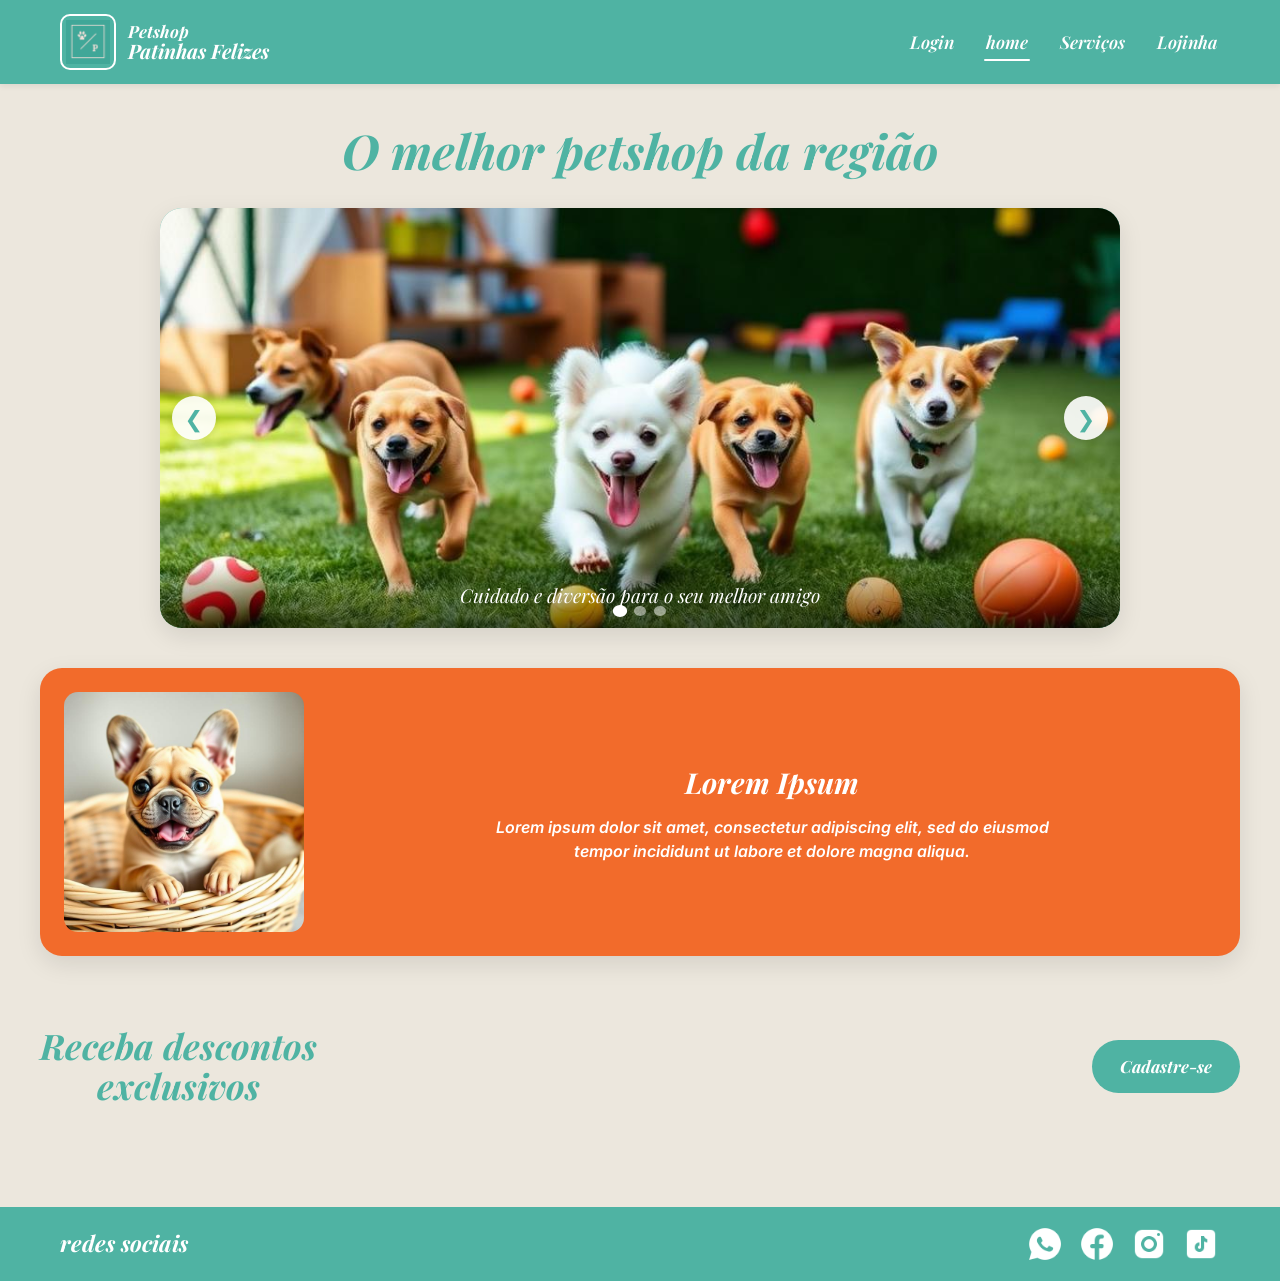
<file: index.html>
<!DOCTYPE html>
<html lang="pt-BR">
<head>
  <meta charset="UTF-8" />
  <meta name="viewport" content="width=device-width, initial-scale=1.0" />
  <title>Patinhas Felizes — O melhor petshop da região</title>
  <meta name="description" content="Petshop Patinhas Felizes: hospedagem, banho e tosa, veterinário e lojinha. O melhor petshop da região." />
  <link rel="preconnect" href="https://fonts.googleapis.com">
  <link rel="preconnect" href="https://fonts.gstatic.com" crossorigin>
  <link href="https://fonts.googleapis.com/css2?family=Inter:wght@400;600;700&family=Playfair+Display:ital,wght@0,700;1,700&display=swap" rel="stylesheet">
  <link rel="stylesheet" href="css/styles.css" />
  <link rel="icon" href="assets/images/logo.png" type="image/png" />
</head>
<body>
  <header class="header">
    <div class="container header__inner">
      <a href="index.html" class="brand" aria-label="Patinhas Felizes — Início">
        <span class="brand__logo"><img src="assets/images/logo.png" alt="" /></span>
        <span class="brand__text">
          <span class="brand__name">Petshop</span>
          <span class="brand__sub">Patinhas Felizes</span>
        </span>
      </a>
      <button class="nav__toggle" aria-label="Abrir menu" aria-controls="navList">
        <span></span><span></span><span></span>
      </button>
      <nav>
        <ul class="nav__list" id="navList">
          <li data-auth-slot data-login-href="pages/login.html">
            <a class="nav__link" href="pages/login.html">Login</a>
          </li>
          <li><a class="nav__link is-active" href="index.html">home</a></li>
          <li><a class="nav__link" href="pages/services.html">Serviços</a></li>
          <li><a class="nav__link" href="pages/shop.html">Lojinha</a></li>
        </ul>
      </nav>
    </div>
  </header>

  <main>
    <section class="hero container">
      <h1 class="hero__title">O melhor petshop da região</h1>

      <div class="slider" data-slider aria-roledescription="carousel">
        <div class="slider__track">
          <div class="slider__slide is-active">
            <img src="assets/images/hero-2.jpg" alt="Cães felizes brincando no nosso petshop" />
            <div class="slider__caption">Cuidado e diversão para o seu melhor amigo</div>
          </div>
          <div class="slider__slide">
            <img src="assets/images/hero-3.jpg" alt="Filhote tomando banho com bolhas" />
            <div class="slider__caption">Banho e tosa com carinho profissional</div>
          </div>
          <div class="slider__slide">
            <img src="assets/images/hero-1.jpg" alt="Bulldog francês fofo em uma cesta" />
            <div class="slider__caption">Produtos e adoção: tudo num só lugar</div>
          </div>
        </div>
        <button class="slider__btn slider__btn--prev" aria-label="Slide anterior">&#10094;</button>
        <button class="slider__btn slider__btn--next" aria-label="Próximo slide">&#10095;</button>
        <div class="slider__dots" role="tablist"></div>
      </div>

      <article class="feature">
        <div class="feature__img">
          <img src="assets/images/hero-1.jpg" alt="Filhote feliz" loading="lazy" />
        </div>
        <div>
          <h2 class="feature__title">Lorem Ipsum</h2>
          <p class="feature__text">
            Lorem ipsum dolor sit amet, consectetur adipiscing elit, sed do eiusmod
            tempor incididunt ut labore et dolore magna aliqua.
          </p>
        </div>
      </article>

      <div class="cta">
        <h2 class="cta__title">Receba descontos<br/>exclusivos</h2>
        <a href="pages/login.html" class="btn">Cadastre-se</a>
      </div>
    </section>
  </main>

  <footer class="footer">
    <div class="container footer__inner">
      <span class="footer__title">redes sociais</span>
      <div class="footer__social" aria-label="Redes sociais">
        <img src="assets/images/whatsapp-icon.png" href="#" aria-label="WhatsApp"></img>
        <img src="assets/images/facebook-icon.png" href="#" aria-label="WhatsApp"></img>
        <img src="assets/images/instagram-icon.png" href="#" aria-label="WhatsApp"></img>
        <img src="assets/images/tiktok-icon.png" href="#" aria-label="WhatsApp"></img>
      </div>
    </div>
  </footer>

  <script src="js/main.js"></script>
  <script src="js/auth.js"></script>
  <script src="js/slider.js"></script>
</body>
</html>
</file>
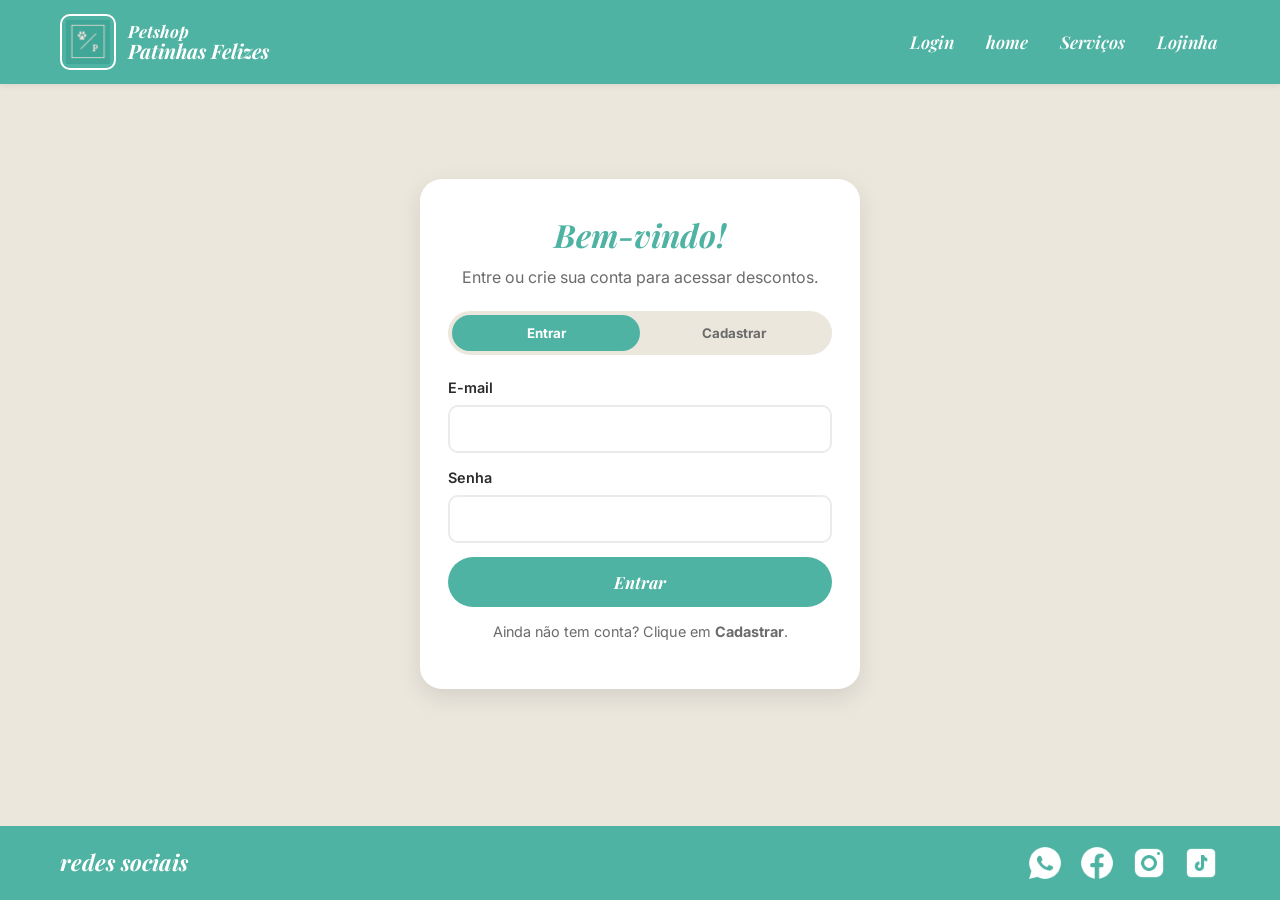
<file: pages/login.html>
<!DOCTYPE html>
<html lang="pt-BR">
<head>
  <meta charset="UTF-8" />
  <meta name="viewport" content="width=device-width, initial-scale=1.0" />
  <title>Login — Patinhas Felizes</title>
  <meta name="description" content="Entre ou cadastre-se no Patinhas Felizes para receber descontos exclusivos." />
  <link href="https://fonts.googleapis.com/css2?family=Inter:wght@400;600;700&family=Playfair+Display:ital,wght@0,700;1,700&display=swap" rel="stylesheet">
  <link rel="stylesheet" href="../css/styles.css" />
  <link rel="icon" href="../assets/images/logo.png" type="image/png" />
</head>
<body>
  <header class="header">
    <div class="container header__inner">
      <a href="../index.html" class="brand">
        <span class="brand__logo"><img src="../assets/images/logo.png" alt="" /></span>
        <span class="brand__text">
          <span class="brand__name">Petshop</span>
          <span class="brand__sub">Patinhas Felizes</span>
        </span>
      </a>
      <button class="nav__toggle" aria-label="Abrir menu"><span></span><span></span><span></span></button>
      <nav>
        <ul class="nav__list">
          <li data-auth-slot data-login-href="login.html">
            <a class="nav__link is-active" href="login.html">Login</a>
          </li>
          <li><a class="nav__link" href="../index.html">home</a></li>
          <li><a class="nav__link" href="services.html">Serviços</a></li>
          <li><a class="nav__link" href="shop.html">Lojinha</a></li>
        </ul>
      </nav>
    </div>
  </header>

  <main>
    <section class="auth">
      <div class="auth__card">
        <h1 class="auth__title">Bem-vindo!</h1>
        <p class="auth__subtitle">Entre ou crie sua conta para acessar descontos.</p>

        <div class="auth__tabs" role="tablist">
          <button type="button" class="auth__tab is-active" data-tab="login" role="tab">Entrar</button>
          <button type="button" class="auth__tab" data-tab="register" role="tab">Cadastrar</button>
        </div>

        <div id="feedback" class="feedback" role="status"></div>

        <!-- LOGIN -->
        <form id="loginForm" data-form="login" novalidate>
          <div class="field">
            <label class="field__label" for="loginEmail">E-mail</label>
            <input class="field__input" type="email" id="loginEmail" name="email" autocomplete="email" required />
          </div>
          <div class="field">
            <label class="field__label" for="loginPassword">Senha</label>
            <input class="field__input" type="password" id="loginPassword" name="password" autocomplete="current-password" required />
          </div>
          <button type="submit" class="btn btn--block">Entrar</button>
          <p class="auth__hint">Ainda não tem conta? Clique em <strong>Cadastrar</strong>.</p>
        </form>

        <!-- REGISTRO -->
        <form id="registerForm" data-form="register" novalidate hidden>
          <div class="field">
            <label class="field__label" for="regName">Nome</label>
            <input class="field__input" type="text" id="regName" name="name" autocomplete="name" required />
          </div>
          <div class="field">
            <label class="field__label" for="regEmail">E-mail</label>
            <input class="field__input" type="email" id="regEmail" name="email" autocomplete="email" required />
          </div>
          <div class="field">
            <label class="field__label" for="regPassword">Senha (mín. 6)</label>
            <input class="field__input" type="password" id="regPassword" name="password" autocomplete="new-password" required minlength="6" />
          </div>
          <button type="submit" class="btn btn--accent btn--block">Criar conta</button>
          <p class="auth__hint">Já tem cadastro? Clique em <strong>Entrar</strong>.</p>
        </form>
      </div>
    </section>
  </main>

  <footer class="footer">
    <div class="container footer__inner">
      <span class="footer__title">redes sociais</span>
      <div class="footer__social" aria-label="Redes sociais">
        <img src="../assets/images/whatsapp-icon.png" href="#" aria-label="WhatsApp"></img>
        <img src="../assets/images/facebook-icon.png" href="#" aria-label="WhatsApp"></img>
        <img src="../assets/images/instagram-icon.png" href="#" aria-label="WhatsApp"></img>
        <img src="../assets/images/tiktok-icon.png" href="#" aria-label="WhatsApp"></img>
      </div>
    </div>
  </footer>

  <script src="../js/main.js"></script>
  <script src="../js/auth.js"></script>
  <script>
    // Specific logic for the login page
    (function () {
      const tabs = document.querySelectorAll(".auth__tab");
      const loginForm = document.getElementById("loginForm");
      const registerForm = document.getElementById("registerForm");
      const feedback = document.getElementById("feedback");

      function showFeedback(msg, ok) {
        feedback.textContent = msg;
        feedback.className = "feedback is-visible " + (ok ? "feedback--success" : "feedback--error");
      }
      function hideFeedback() { feedback.className = "feedback"; }

      tabs.forEach(tab => {
        tab.addEventListener("click", () => {
          tabs.forEach(t => t.classList.remove("is-active"));
          tab.classList.add("is-active");
          const which = tab.dataset.tab;
          loginForm.hidden = which !== "login";
          registerForm.hidden = which !== "register";
          hideFeedback();
        });
      });

      loginForm.addEventListener("submit", e => {
        e.preventDefault();
        const data = Object.fromEntries(new FormData(loginForm).entries());
        const res = window.PF_Auth.login(data);
        showFeedback(res.message, res.ok);
        if (res.ok) {
          window.PF_refreshHeader();
          setTimeout(() => { window.location.href = "../index.html"; }, 900);
        }
      });

      registerForm.addEventListener("submit", e => {
        e.preventDefault();
        const data = Object.fromEntries(new FormData(registerForm).entries());
        const res = window.PF_Auth.register(data);
        showFeedback(res.message, res.ok);
        if (res.ok) {
          registerForm.reset();
          // Automatically switches to the login tab
          setTimeout(() => {
            tabs[0].click();
            showFeedback("Cadastro feito! Faça login para entrar.", true);
          }, 600);
        }
      });
    })();
  </script>
</body>
</html>
</file>
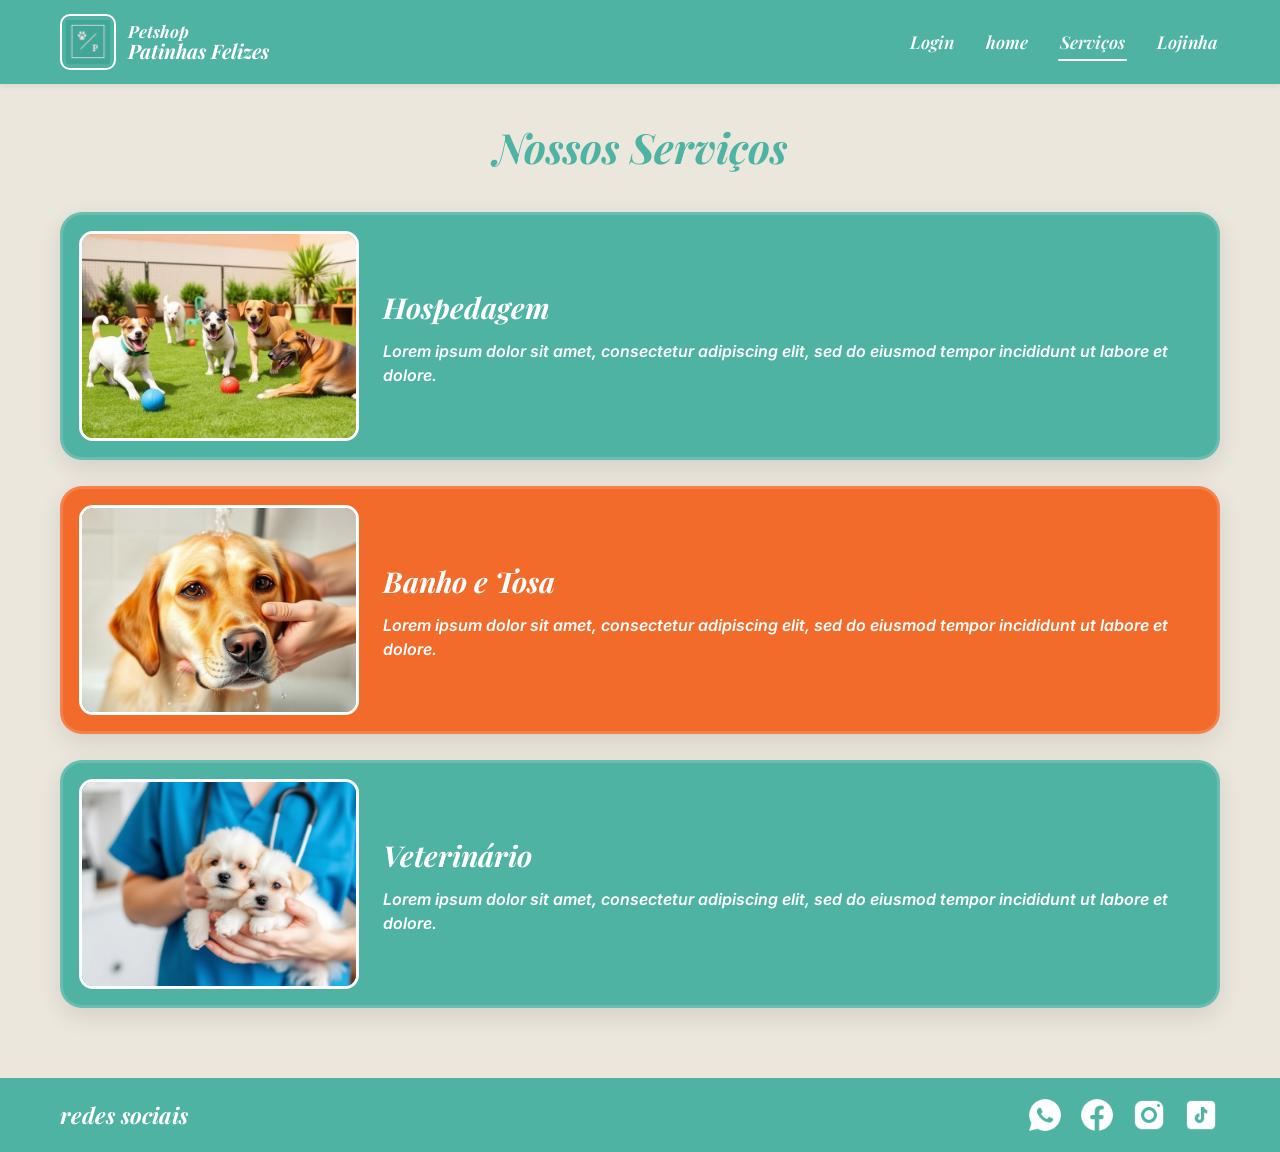
<file: pages/services.html>
<!DOCTYPE html>
<html lang="pt-BR">
<head>
  <meta charset="UTF-8" />
  <meta name="viewport" content="width=device-width, initial-scale=1.0" />
  <title>Serviços — Patinhas Felizes</title>
  <meta name="description" content="Conheça os serviços do Petshop Patinhas Felizes: hospedagem, banho e tosa e veterinário." />
  <link href="https://fonts.googleapis.com/css2?family=Inter:wght@400;600;700&family=Playfair+Display:ital,wght@0,700;1,700&display=swap" rel="stylesheet">
  <link rel="stylesheet" href="../css/styles.css" />
  <link rel="icon" href="../assets/images/logo.png" type="image/png" />
</head>
<body>
  <header class="header">
    <div class="container header__inner">
      <a href="../index.html" class="brand">
        <span class="brand__logo"><img src="../assets/images/logo.png" alt="" /></span>
        <span class="brand__text">
          <span class="brand__name">Petshop</span>
          <span class="brand__sub">Patinhas Felizes</span>
        </span>
      </a>
      <button class="nav__toggle" aria-label="Abrir menu"><span></span><span></span><span></span></button>
      <nav>
        <ul class="nav__list">
          <li data-auth-slot data-login-href="login.html">
            <a class="nav__link" href="login.html">Login</a>
          </li>
          <li><a class="nav__link" href="../index.html">home</a></li>
          <li><a class="nav__link is-active" href="services.html">Serviços</a></li>
          <li><a class="nav__link" href="shop.html">Lojinha</a></li>
        </ul>
      </nav>
    </div>
  </header>

  <main>
    <section class="container">
      <h1 class="page-title" style="color: var(--color-primary); text-align:center;">Nossos Serviços</h1>

      <div class="services">
        <article class="service-card">
          <div class="service-card__img">
            <img src="../assets/images/service-hospedagem.jpg" alt="Hospedagem para pets" loading="lazy"/>
          </div>
          <div>
            <h2 class="service-card__title">Hospedagem</h2>
            <p class="service-card__text">
              Lorem ipsum dolor sit amet, consectetur adipiscing elit,
              sed do eiusmod tempor incididunt ut labore et dolore.
            </p>
          </div>
        </article>

        <article class="service-card service-card--accent">
          <div class="service-card__img">
            <img src="../assets/images/service-banho.jpg" alt="Banho e tosa" loading="lazy"/>
          </div>
          <div>
            <h2 class="service-card__title">Banho e Tosa</h2>
            <p class="service-card__text">
              Lorem ipsum dolor sit amet, consectetur adipiscing elit,
              sed do eiusmod tempor incididunt ut labore et dolore.
            </p>
          </div>
        </article>

        <article class="service-card">
          <div class="service-card__img">
            <img src="../assets/images/service-vet.jpg" alt="Veterinário" loading="lazy"/>
          </div>
          <div>
            <h2 class="service-card__title">Veterinário</h2>
            <p class="service-card__text">
              Lorem ipsum dolor sit amet, consectetur adipiscing elit,
              sed do eiusmod tempor incididunt ut labore et dolore.
            </p>
          </div>
        </article>
      </div>
    </section>
  </main>

  <footer class="footer">
    <div class="container footer__inner">
      <span class="footer__title">redes sociais</span>
      <div class="footer__social" aria-label="Redes sociais">
        <img src="../assets/images/whatsapp-icon.png" href="#" aria-label="WhatsApp"></img>
        <img src="../assets/images/facebook-icon.png" href="#" aria-label="WhatsApp"></img>
        <img src="../assets/images/instagram-icon.png" href="#" aria-label="WhatsApp"></img>
        <img src="../assets/images/tiktok-icon.png" href="#" aria-label="WhatsApp"></img>
      </div>
    </div>
  </footer>

  <script src="../js/main.js"></script>
  <script src="../js/auth.js"></script>
</body>
</html>
</file>
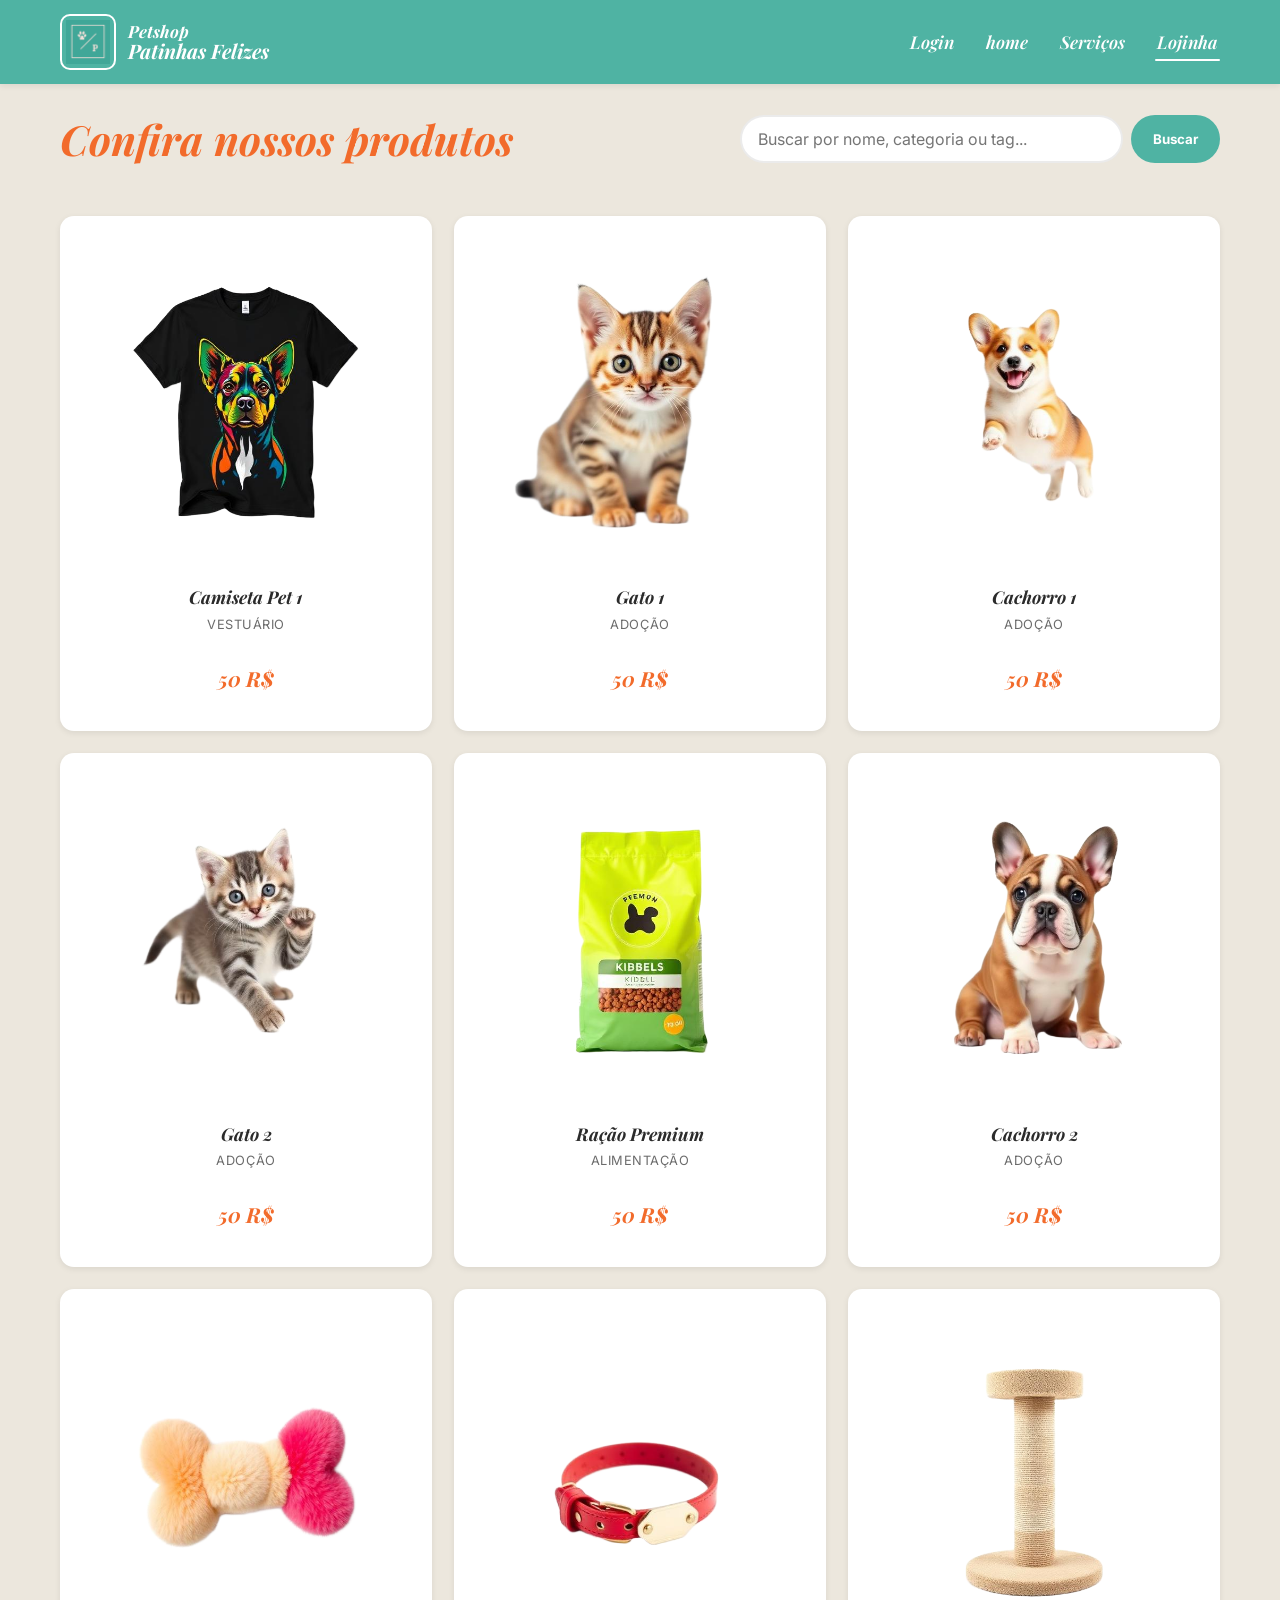
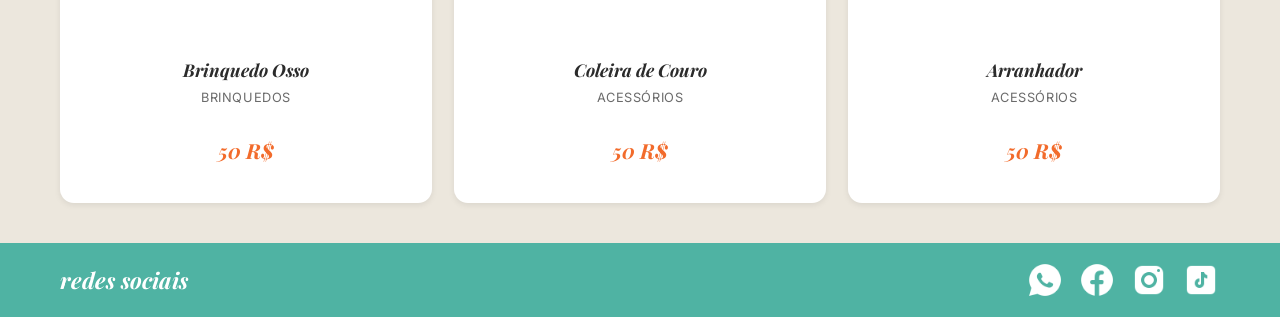
<file: pages/shop.html>
<!DOCTYPE html>
<html lang="pt-BR">
<head>
  <meta charset="UTF-8" />
  <meta name="viewport" content="width=device-width, initial-scale=1.0" />
  <title>Lojinha — Patinhas Felizes</title>
  <meta name="description" content="Confira os produtos da Lojinha Patinhas Felizes: rações, brinquedos, acessórios e adoção." />
  <link href="https://fonts.googleapis.com/css2?family=Inter:wght@400;600;700&family=Playfair+Display:ital,wght@0,700;1,700&display=swap" rel="stylesheet">
  <link rel="stylesheet" href="../css/styles.css" />
  <link rel="icon" href="../assets/images/logo.png" type="image/png" />
</head>
<body>
  <header class="header">
    <div class="container header__inner">
      <a href="../index.html" class="brand">
        <span class="brand__logo"><img src="../assets/images/logo.png" alt="" /></span>
        <span class="brand__text">
          <span class="brand__name">Petshop</span>
          <span class="brand__sub">Patinhas Felizes</span>
        </span>
      </a>
      <button class="nav__toggle" aria-label="Abrir menu"><span></span><span></span><span></span></button>
      <nav>
        <ul class="nav__list">
          <li data-auth-slot data-login-href="login.html">
            <a class="nav__link" href="login.html">Login</a>
          </li>
          <li><a class="nav__link" href="../index.html">home</a></li>
          <li><a class="nav__link" href="services.html">Serviços</a></li>
          <li><a class="nav__link is-active" href="shop.html">Lojinha</a></li>
        </ul>
      </nav>
    </div>
  </header>

  <main>
    <section class="container">
      <div class="shop-toolbar">
        <h1 class="page-title" style="margin:24px 0;">Confira nossos produtos</h1>
        <div class="search" role="search">
          <input id="searchInput" class="search__input" type="search"
                 placeholder="Buscar por nome, categoria ou tag..." aria-label="Buscar produtos" />
          <button id="searchButton" class="search__button" type="button">Buscar</button>
        </div>
      </div>

      <div id="shopGrid" class="shop-grid"></div>
    </section>
  </main>

  <footer class="footer">
    <div class="container footer__inner">
      <span class="footer__title">redes sociais</span>
      <div class="footer__social" aria-label="Redes sociais">
        <img src="../assets/images/whatsapp-icon.png" href="#" aria-label="WhatsApp"></img>
        <img src="../assets/images/facebook-icon.png" href="#" aria-label="WhatsApp"></img>
        <img src="../assets/images/instagram-icon.png" href="#" aria-label="WhatsApp"></img>
        <img src="../assets/images/tiktok-icon.png" href="#" aria-label="WhatsApp"></img>
      </div>
    </div>
  </footer>

  <script src="../js/main.js"></script>
  <script src="../js/auth.js"></script>
  <script src="../js/products.js"></script>
  <script src="../js/search.js"></script>
</body>
</html>
</file>
<file: css/styles.css>
/* ===========================
   Petshop Patinhas Felizes
   Design System
=========================== */
:root {
  --color-primary: #4FB3A3;        /* teal verde */
  --color-primary-dark: #3E9485;
  --color-accent: #F26B2B;         /* laranja */
  --color-accent-dark: #D9551A;
  --color-bg: #ECE7DD;             /* bege/creme do figma */
  --color-surface: #ffffff;
  --color-text: #2b2b2b;
  --color-text-light: #ffffff;
  --color-muted: #6b6b6b;
  --color-border: rgba(0,0,0,0.08);

  --font-display: "Playfair Display", "Georgia", serif;
  --font-body: "Inter", "Segoe UI", system-ui, sans-serif;

  --radius-sm: 8px;
  --radius-md: 14px;
  --radius-lg: 22px;

  --shadow-sm: 0 2px 6px rgba(0,0,0,.08);
  --shadow-md: 0 8px 24px rgba(0,0,0,.10);

  --container: 1200px;
}

/* Reset */
*,
*::before,
*::after { box-sizing: border-box; }
html, body { margin: 0; padding: 0; }
body {
  font-family: var(--font-body);
  color: var(--color-text);
  background: var(--color-bg);
  line-height: 1.5;
  min-height: 100vh;
  display: flex;
  flex-direction: column;
}
a { color: inherit; text-decoration: none; }
img { max-width: 100%; display: block; }
button { font-family: inherit; cursor: pointer; border: none; background: none; }
ul { list-style: none; padding: 0; margin: 0; }

main { flex: 1; }

.container {
  width: 100%;
  max-width: var(--container);
  margin: 0 auto;
  padding: 0 20px;
}

/* ===========================
   Header / Navbar
=========================== */
.header {
  background: var(--color-primary);
  color: var(--color-text-light);
  padding: 14px 0;
  position: sticky;
  top: 0;
  z-index: 100;
  box-shadow: var(--shadow-sm);
}
.header__inner {
  display: flex;
  align-items: center;
  justify-content: space-between;
  gap: 16px;
}
.brand {
  display: flex;
  align-items: center;
  gap: 12px;
}
.brand__logo {
  width: 56px;
  height: 56px;
  background: var(--color-primary);
  border: 2px solid #fff;
  border-radius: 10px;
  padding: 4px;
  display: grid;
  place-items: center;
}
.brand__logo img { width: 100%; height: 100%; object-fit: contain; }
.brand__text { font-family: var(--font-display); font-style: italic; line-height: 1.1; }
.brand__name { display: block; font-size: 1.05rem; font-weight: 700; }
.brand__sub { display: block; font-size: 1.25rem; font-weight: 700; }

.nav__list {
  display: flex;
  gap: 28px;
  align-items: center;
}
.nav__link {
  font-family: var(--font-display);
  font-style: italic;
  font-weight: 600;
  font-size: 1.1rem;
  color: #fff;
  position: relative;
  padding: 6px 2px;
  transition: opacity .2s;
}
.nav__link:hover { opacity: .8; }
.nav__link.is-active::after {
  content: "";
  position: absolute;
  left: 0; right: 0; bottom: -2px;
  height: 2px;
  background: #fff;
  border-radius: 2px;
}
.nav__toggle {
  display: none;
  flex-direction: column;
  gap: 5px;
  padding: 8px;
}
.nav__toggle span {
  display: block;
  width: 26px; height: 3px;
  background: #fff;
  border-radius: 2px;
}

/* ===========================
   Footer
=========================== */
.footer {
  background: var(--color-primary);
  color: #fff;
  padding: 18px 0;
  margin-top: 40px;
}
.footer__inner {
  display: flex;
  justify-content: space-between;
  align-items: center;
  gap: 16px;
  flex-wrap: wrap;
}
.footer__title {
  font-family: var(--font-display);
  font-style: italic;
  font-weight: 700;
  font-size: 1.4rem;
}
.footer__social {
  display: flex;
  gap: 14px;
}

.footer__social img {
  /* Define image size*/
  width: 38px; height: 38px;

  /* Trasition attributes*/
  transition:
    transform 0.35s cubic-bezier(0.22, 1, 0.36, 1);
}

.footer__social img:hover {
  transform: translateY(-4px);
}

/* ===========================
   Generic page title
=========================== */
.page-title {
  font-family: var(--font-display);
  font-style: italic;
  font-weight: 700;
  color: var(--color-accent);
  font-size: clamp(1.8rem, 4vw, 2.6rem);
  margin: 32px 0 24px;
}

/* ===========================
   HOME
=========================== */
.hero {
  padding: 30px 0 10px;
  text-align: center;
  align-items: center;
}
.hero__title {
  margin: 0 auto;
  font-family: var(--font-display);
  font-style: italic;
  color: var(--color-primary);
  font-size: clamp(1.8rem, 4.5vw, 3rem);
  margin: 0 0 22px;
}

/* Slider */
.slider {
  margin: 0 auto;
  position: relative;
  background: var(--color-primary);
  border-radius: var(--radius-lg);
  overflow: hidden;
  box-shadow: var(--shadow-md);
  aspect-ratio: 16 / 7;
  max-height: 420px;
}
.slider__track {
  position: absolute;
  inset: 0;
}
.slider__slide {
  position: absolute;
  inset: 0;
  opacity: 0;
  transition: opacity .6s ease;
}
.slider__slide.is-active { opacity: 1; }
.slider__slide img {
  width: 100%; height: 100%;
  object-fit: cover;
}
.slider__caption {
  position: absolute;
  left: 0; right: 0; bottom: 0;
  padding: 18px 24px;
  color: #fff;
  background: linear-gradient(to top, rgba(0,0,0,.55), transparent);
  font-family: var(--font-display);
  font-style: italic;
  font-size: 1.2rem;
}
.slider__btn {
  position: absolute;
  top: 50%;
  transform: translateY(-50%);
  width: 44px; height: 44px;
  border-radius: 50%;
  background: rgba(255,255,255,.9);
  color: var(--color-primary);
  display: grid;
  place-items: center;
  font-size: 1.4rem;
  font-weight: 700;
  box-shadow: var(--shadow-sm);
  transition: background .2s;
}
.slider__btn:hover { background: #fff; }
.slider__btn--prev { left: 12px; }
.slider__btn--next { right: 12px; }
.slider__dots {
  position: absolute;
  bottom: 12px;
  left: 50%;
  transform: translateX(-50%);
  display: flex;
  gap: 8px;
}
.slider__dot {
  width: 10px; height: 10px;
  border-radius: 50%;
  background: rgba(255,255,255,.5);
  transition: background .2s, transform .2s;
}
.slider__dot.is-active {
  background: #fff;
  transform: scale(1.2);
}

/* Card destaque (Lorem Ipsum) */
.feature {
  margin: 40px 0;
  background: var(--color-accent);
  color: #fff;
  border-radius: var(--radius-lg);
  padding: 24px;
  display: grid;
  grid-template-columns: 240px 1fr;
  gap: 24px;
  align-items: center;
  box-shadow: var(--shadow-md);
}
.feature__img {
  border-radius: var(--radius-md);
  overflow: hidden;
  aspect-ratio: 1/1;
}
.feature__img img {
  width: 100%; height: 100%;
  object-fit: cover;
}
.feature__title {
  font-family: var(--font-display);
  font-style: italic;
  font-weight: 700;
  font-size: 1.8rem;
  margin: 0 0 10px;
  text-align: center;
}
.feature__text {
  margin: 0;
  font-style: italic;
  font-weight: 600;
  text-align: center;
  max-width: 600px;
  margin-inline: auto;
}

/* CTA discount */
.cta {
  display: flex;
  align-items: center;
  justify-content: space-between;
  flex-wrap: wrap;
  gap: 20px;
  padding: 30px 0 50px;
}
.cta__title {
  font-family: var(--font-display);
  font-style: italic;
  font-weight: 700;
  color: var(--color-primary);
  font-size: clamp(1.6rem, 3.5vw, 2.2rem);
  margin: 0;
  max-width: 500px;
  line-height: 1.15;
}
.btn {
  display: inline-block;
  padding: 14px 28px;
  border-radius: 999px;
  font-family: var(--font-display);
  font-style: italic;
  font-weight: 700;
  font-size: 1.05rem;
  background: var(--color-primary);
  color: #fff;
  transition: background .2s, transform .15s;
}
.btn:hover { background: var(--color-primary-dark); transform: translateY(-1px); }
.btn--accent { background: var(--color-accent); }
.btn--accent:hover { background: var(--color-accent-dark); }
.btn--block { width: 100%; }

/* ===========================
   SERVIÇOS
=========================== */
.services {
  display: grid;
  gap: 26px;
  padding: 10px 0 30px;
}
.service-card {
  background: var(--color-primary);
  color: #fff;
  border-radius: var(--radius-lg);
  padding: 16px;
  display: grid;
  grid-template-columns: 280px 1fr;
  gap: 24px;
  align-items: center;
  box-shadow: var(--shadow-md);
  border: 3px solid rgba(255,255,255,.15);
}
.service-card--accent {
  background: var(--color-accent);
}
.service-card__img {
  border-radius: var(--radius-md);
  overflow: hidden;
  aspect-ratio: 4/3;
  border: 3px solid #fff;
}
.service-card__img img {
  width: 100%; height: 100%;
  object-fit: cover;
}
.service-card__title {
  font-family: var(--font-display);
  font-style: italic;
  font-weight: 700;
  font-size: 1.8rem;
  margin: 0 0 10px;
}
.service-card__text {
  margin: 0;
  font-style: italic;
  font-weight: 600;
}

/* ===========================
   LOJINHA
=========================== */
.shop-toolbar {
  display: flex;
  gap: 12px;
  align-items: center;
  justify-content: space-between;
  margin-bottom: 22px;
  flex-wrap: wrap;
}
.search {
  display: flex;
  gap: 8px;
  flex: 1;
  max-width: 480px;
}
.search__input {
  flex: 1;
  padding: 12px 16px;
  border-radius: 999px;
  border: 2px solid var(--color-border);
  background: #fff;
  font-size: 1rem;
  font-family: inherit;
  outline: none;
  transition: border-color .2s;
}
.search__input:focus { border-color: var(--color-primary); }
.search__button {
  padding: 12px 22px;
  border-radius: 999px;
  background: var(--color-primary);
  color: #fff;
  font-weight: 700;
  transition: background .2s;
}
.search__button:hover { background: var(--color-primary-dark); }

.shop-grid {
  display: grid;
  grid-template-columns: repeat(3, 1fr);
  gap: 22px;
}
.product {
  background: #fff;
  border-radius: var(--radius-md);
  padding: 16px;
  text-align: center;
  box-shadow: var(--shadow-sm);
  transition: transform .2s, box-shadow .2s;
  display: flex;
  flex-direction: column;
  align-items: center;
}
.product:hover {
  transform: translateY(-4px);
  box-shadow: var(--shadow-md);
}
.product__img {
  width: 100%;
  aspect-ratio: 1;
  display: grid;
  place-items: center;
  margin-bottom: 12px;
}
.product__img img {
  max-width: 80%;
  max-height: 80%;
  object-fit: contain;
}
.product__name {
  font-family: var(--font-display);
  font-style: italic;
  font-weight: 700;
  font-size: 1.1rem;
  margin: 0 0 4px;
  color: var(--color-text);
}
.product__category {
  font-size: .8rem;
  color: var(--color-muted);
  margin: 0 0 8px;
  text-transform: uppercase;
  letter-spacing: .04em;
}
.product__price {
  font-family: var(--font-display);
  font-style: italic;
  font-weight: 700;
  color: var(--color-accent);
  font-size: 1.3rem;
}
.shop-empty {
  grid-column: 1/-1;
  text-align: center;
  padding: 40px 20px;
  color: var(--color-muted);
  font-style: italic;
}

/* ===========================
   AUTH (Login / Cadastro)
=========================== */
.auth {
  min-height: calc(100vh - 200px);
  display: grid;
  place-items: center;
  padding: 40px 20px;
}
.auth__card {
  width: 100%;
  max-width: 440px;
  background: #fff;
  padding: 32px 28px;
  border-radius: var(--radius-lg);
  box-shadow: var(--shadow-md);
}
.auth__title {
  font-family: var(--font-display);
  font-style: italic;
  color: var(--color-primary);
  font-size: 2rem;
  margin: 0 0 6px;
  text-align: center;
}
.auth__subtitle {
  text-align: center;
  color: var(--color-muted);
  margin: 0 0 22px;
}
.auth__tabs {
  display: flex;
  background: var(--color-bg);
  border-radius: 999px;
  padding: 4px;
  margin-bottom: 22px;
}
.auth__tab {
  flex: 1;
  padding: 10px 14px;
  border-radius: 999px;
  font-weight: 700;
  color: var(--color-muted);
  transition: background .2s, color .2s;
}
.auth__tab.is-active {
  background: var(--color-primary);
  color: #fff;
}
.field {
  margin-bottom: 14px;
}
.field__label {
  display: block;
  font-size: .9rem;
  font-weight: 600;
  margin-bottom: 6px;
  color: var(--color-text);
}
.field__input {
  width: 100%;
  padding: 12px 14px;
  border-radius: 10px;
  border: 2px solid var(--color-border);
  background: #fff;
  font-family: inherit;
  font-size: 1rem;
  outline: none;
  transition: border-color .2s;
}
.field__input:focus { border-color: var(--color-primary); }
.feedback {
  margin: 12px 0;
  padding: 10px 14px;
  border-radius: 10px;
  font-size: .92rem;
  display: none;
}
.feedback.is-visible { display: block; }
.feedback--error {
  background: #fde2e1;
  color: #b3261e;
}
.feedback--success {
  background: #d4f5e1;
  color: #1b6b3a;
}
.auth__hint {
  text-align: center;
  margin-top: 14px;
  font-size: .9rem;
  color: var(--color-muted);
}

.user-chip {
  display: inline-flex;
  align-items: center;
  gap: 8px;
  background: rgba(255,255,255,.18);
  padding: 6px 12px;
  border-radius: 999px;
  font-style: italic;
}
.user-chip button {
  color: #fff;
  font-weight: 700;
  text-decoration: underline;
}

/* ===========================
   Responsivo
=========================== */
@media (max-width: 900px) {
  .feature { grid-template-columns: 1fr; text-align: center; }
  .feature__img { max-width: 220px; margin: 0 auto; }
  .service-card { grid-template-columns: 1fr; text-align: center; }
  .service-card__img { max-width: 360px; margin: 0 auto; }
  .shop-grid { grid-template-columns: repeat(2, 1fr); }
}
@media (max-width: 720px) {
  .nav__toggle { display: flex; }
  .nav__list {
    position: absolute;
    top: 100%;
    right: 12px;
    background: var(--color-primary);
    flex-direction: column;
    padding: 14px 22px;
    border-radius: var(--radius-md);
    box-shadow: var(--shadow-md);
    display: none;
    min-width: 180px;
  }
  .nav__list.is-open { display: flex; }
  .header__inner { position: relative; }
  .brand__logo { width: 46px; height: 46px; }
  .brand__sub { font-size: 1.05rem; }
  .brand__name { font-size: .9rem; }
  .cta { justify-content: center; text-align: center; }
  .cta__title { text-align: center; }
  .slider { aspect-ratio: 4/3; }
  .slider__caption { font-size: .95rem; padding: 12px 16px 28px; }
}
@media (max-width: 520px) {
  .shop-grid { grid-template-columns: 1fr; }
  .footer__inner { flex-direction: column; text-align: center; }
  .auth__card { padding: 24px 20px; }
}

/* Ajustes finos mobile */
@media (max-width: 720px) {
  .hero__title { font-size: clamp(1.4rem, 6vw, 2rem); }
  .cta { flex-direction: column; }
  .cta__title { max-width: 100%; }
}
</file>
